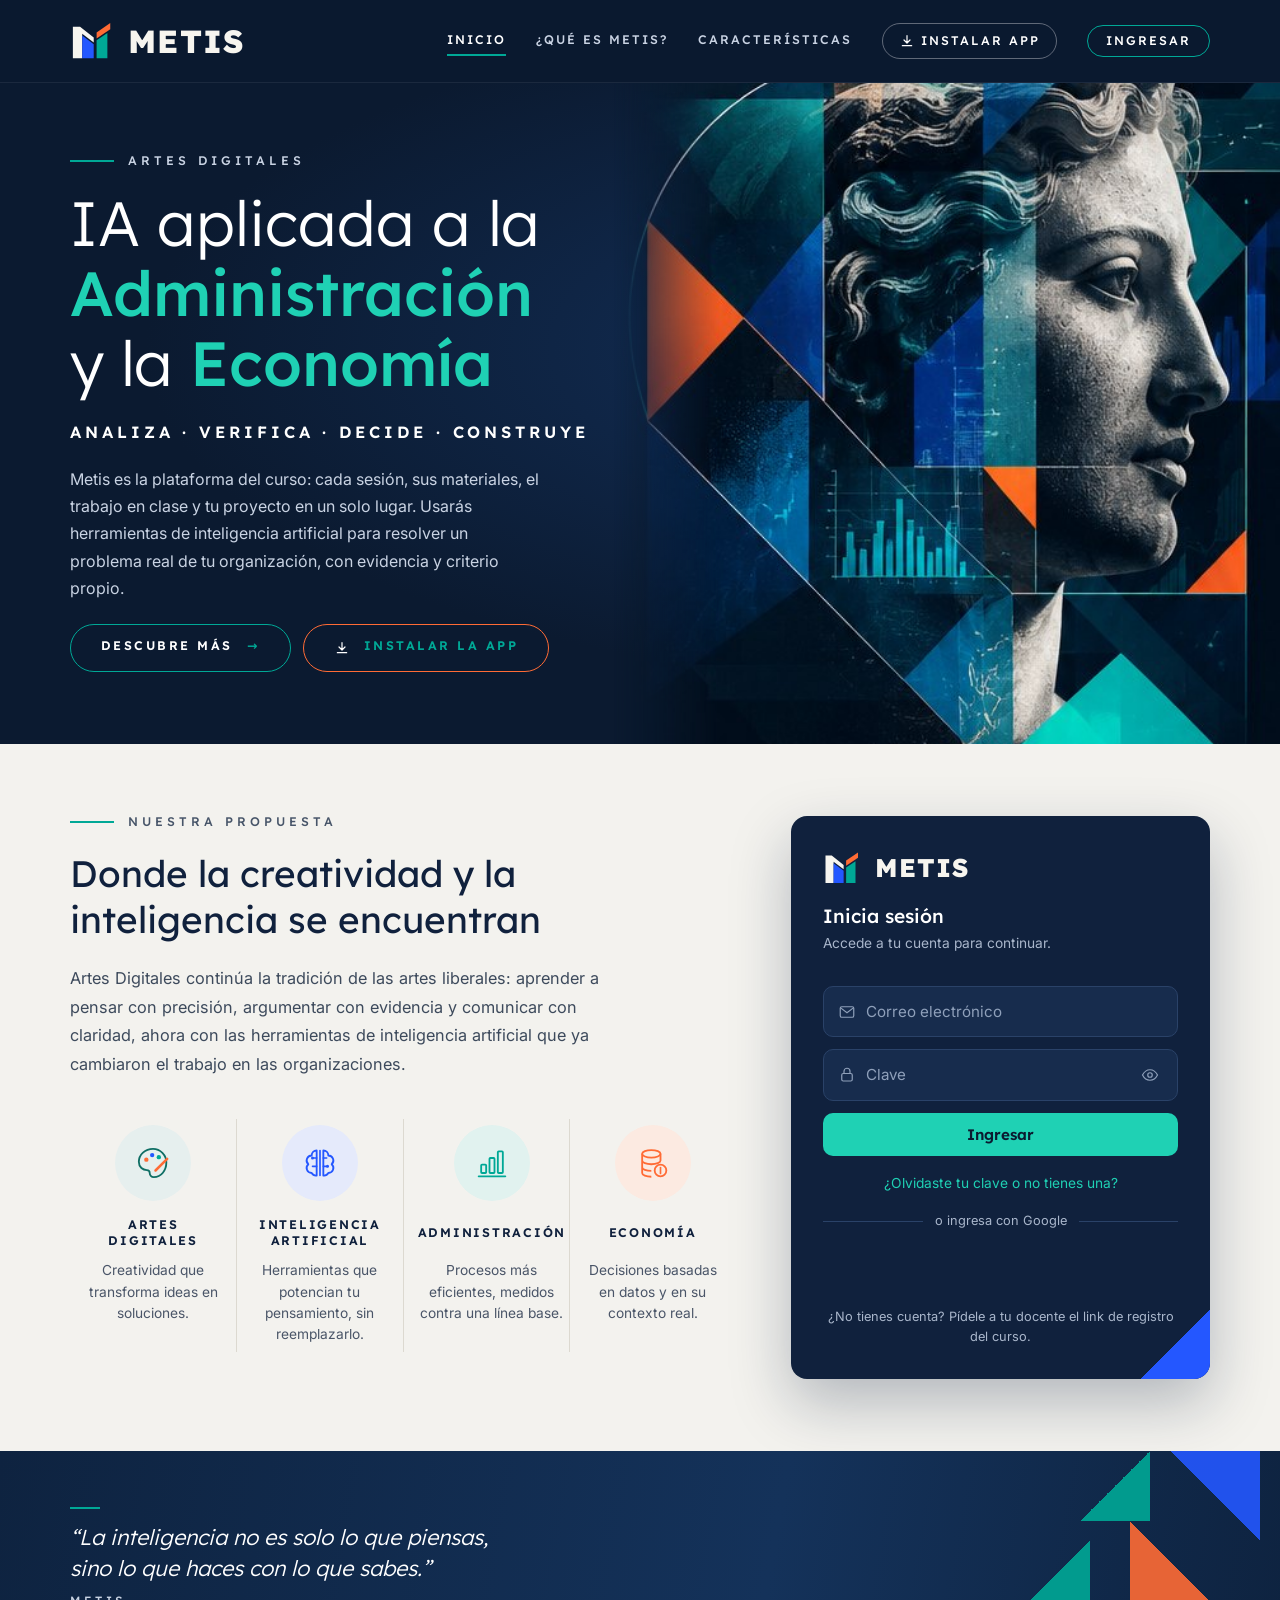
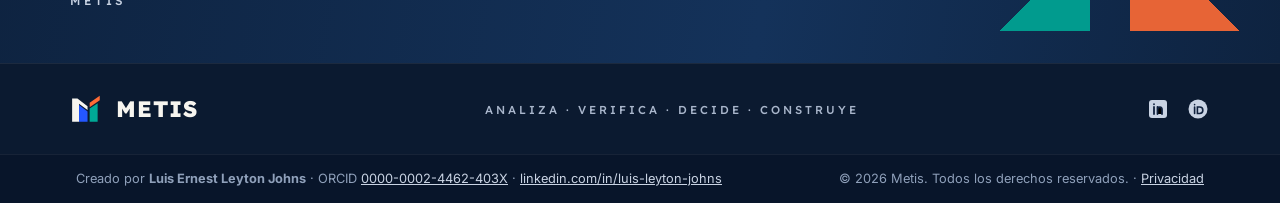
<file: index.html>
<!doctype html>
<html lang="es">
<head>
<meta charset="utf-8">
<meta name="viewport" content="width=device-width, initial-scale=1, viewport-fit=cover">
<title>Metis · Artes Digitales</title>
<meta name="description" content="Metis, plataforma de la asignatura Artes Digitales: IA Aplicada a la Administración y la Economía.">
<meta property="og:type" content="website">
<meta property="og:site_name" content="Metis">
<meta property="og:locale" content="es_CL">
<meta property="og:title" content="Metis · Artes Digitales">
<meta property="og:description" content="Plataforma de la asignatura Artes Digitales: IA Aplicada a la Administración y la Economía. Analiza, verifica, decide, construye.">
<meta property="og:url" content="https://luisleytonjohns.github.io/ia-aplicada/">
<meta property="og:image" content="https://luisleytonjohns.github.io/ia-aplicada/metis-og.png">
<meta property="og:image:width" content="1200">
<meta property="og:image:height" content="630">
<meta property="og:image:alt" content="Metis. Artes Digitales: IA Aplicada a la Administración y la Economía. Analiza, verifica, decide, construye.">
<meta name="twitter:card" content="summary_large_image">
<meta name="twitter:title" content="Metis · Artes Digitales">
<meta name="twitter:description" content="Plataforma de la asignatura Artes Digitales: IA Aplicada a la Administración y la Economía. Analiza, verifica, decide, construye.">
<meta name="twitter:image" content="https://luisleytonjohns.github.io/ia-aplicada/metis-og.png">
<meta name="theme-color" content="#10213D">
<link rel="manifest" href="manifest.webmanifest">
<link rel="apple-touch-icon" href="apple-touch-icon.png">
<meta name="apple-mobile-web-app-capable" content="yes">
<meta name="mobile-web-app-capable" content="yes">
<meta name="apple-mobile-web-app-title" content="Metis">
<meta name="apple-mobile-web-app-status-bar-style" content="black-translucent">
<link rel="icon" href="data:image/svg+xml,%3Csvg xmlns='http://www.w3.org/2000/svg' viewBox='0 0 64 64'%3E%3Crect width='64' height='64' rx='12' fill='%23FFFFFF'/%3E%3Cpolygon points='3,10 15,10 34,26 34,36 18,23 18,58 3,58' fill='%2310213D'/%3E%3Cpolygon points='18,26 34,38 34,58 18,58' fill='%232457FF'/%3E%3Cpolygon points='38,32 55,21 55,58 38,58' fill='%2300A896'/%3E%3Cpolygon points='38,20 59,6 59,16 38,30' fill='%23FF6B35'/%3E%3C/svg%3E">
<link rel="preconnect" href="https://fonts.googleapis.com">
<link rel="stylesheet" href="https://fonts.googleapis.com/css2?family=Lexend:wght@400;500;600;800&family=Inter:wght@400;500;600&family=JetBrains+Mono:wght@400;500&display=swap">
<link rel="stylesheet" href="metis.css?v=0.10.1">
</head>
<body>
<div id="velo-carga" class="velo-carga" role="status" aria-live="polite">
  <svg width="72" height="72" viewBox="0 0 64 64" aria-hidden="true"><polygon points="4,12 14,12 33,27 33,34 17,22 17,56 4,56" fill="#10213D"/><polygon points="17,24.5 33,36.5 33,56 17,56" fill="#2457FF"/><polygon points="37,31 52,21 52,56 37,56" fill="#00A896"/><polygon points="37,20 56,7 56,15.5 37,28.5" fill="#FF6B35"/></svg>
  <span class="velo-marca">METIS</span>
  <span class="velo-texto">Por favor espere mientras se carga la página</span>
</div>
<div id="app"></div>
<script src="config.js?v=0.10.1"></script>
<script src="app.js?v=0.10.1"></script>
<script src="vista-sesion.js?v=0.10.1"></script>
<script src="vista-tareas.js?v=0.10.1"></script>
<script src="vista-estudiante.js?v=0.10.1"></script>
<script src="docente.js?v=0.10.1"></script>
<script src="https://accounts.google.com/gsi/client" async defer onload="M.gsiListo()"></script>
</body>
</html>
</file>
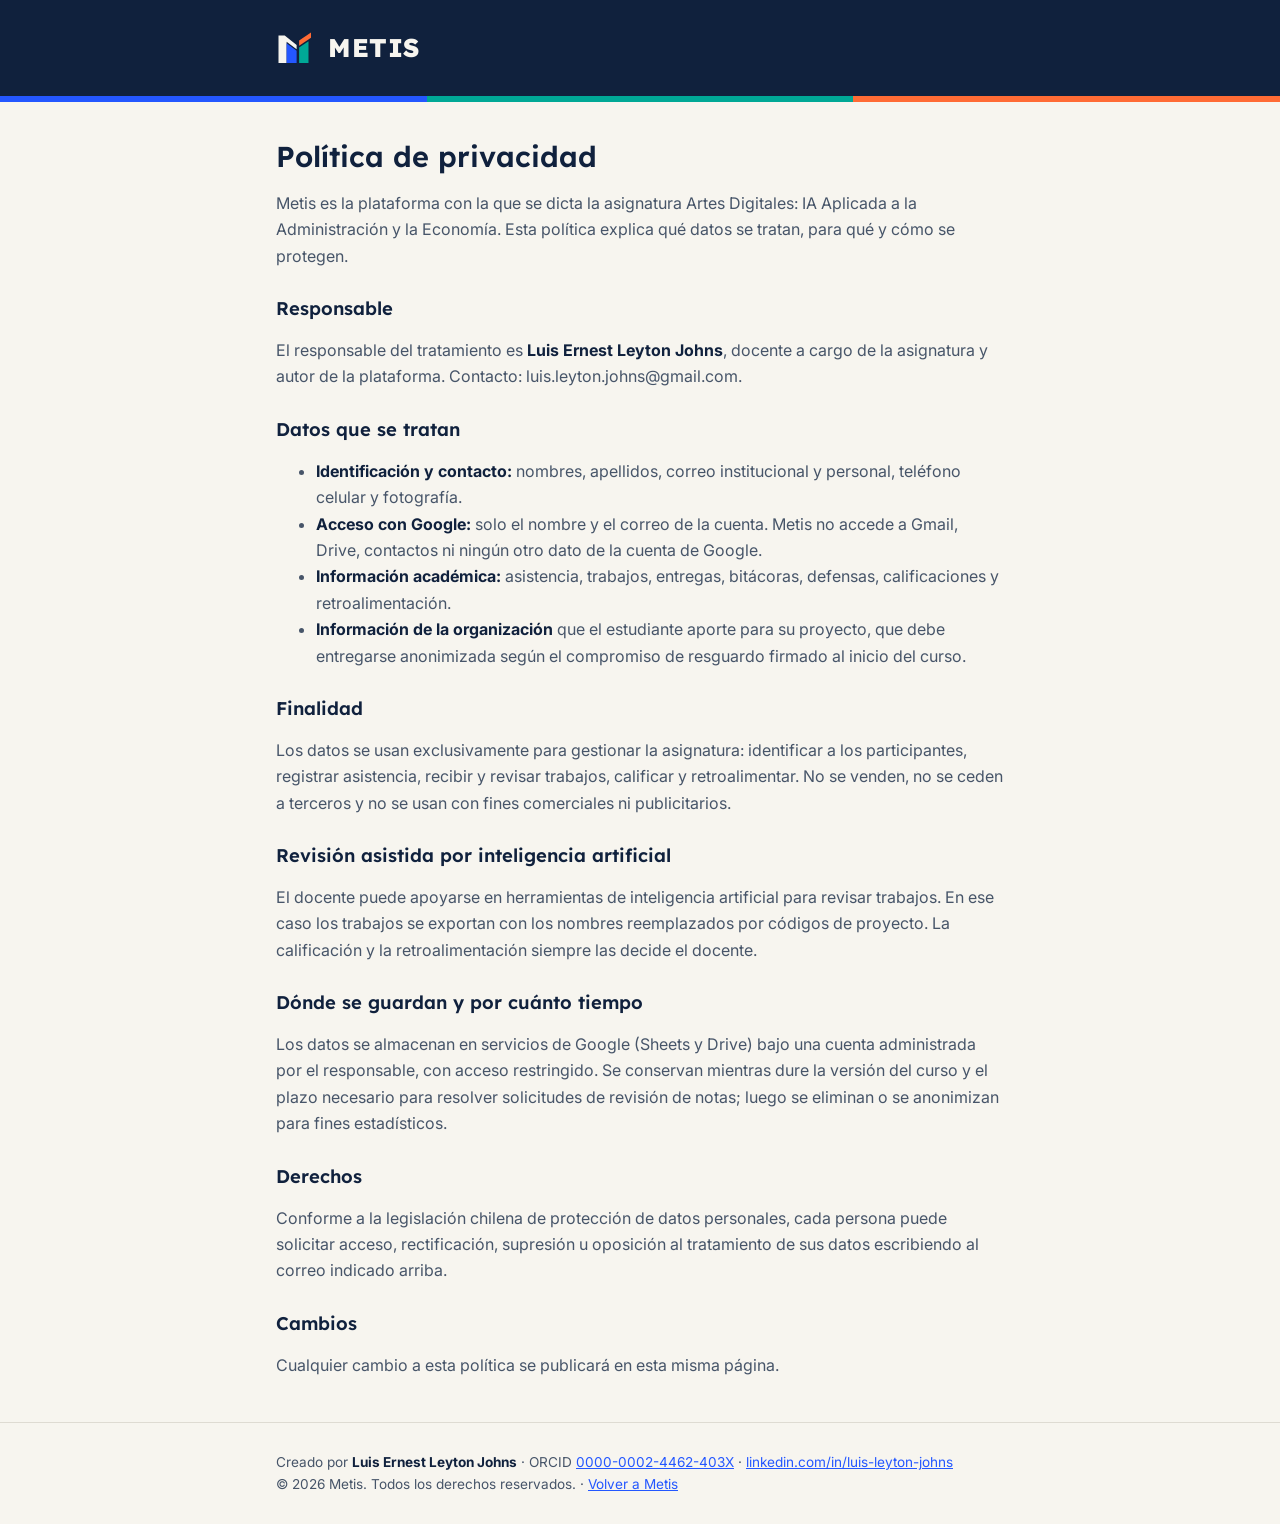
<file: privacidad.html>
<!doctype html>
<html lang="es">
<head>
<meta charset="utf-8">
<meta name="viewport" content="width=device-width, initial-scale=1">
<title>Política de privacidad · Metis</title>
<meta property="og:type" content="website">
<meta property="og:site_name" content="Metis">
<meta property="og:locale" content="es_CL">
<meta property="og:title" content="Política de privacidad · Metis">
<meta property="og:description" content="Cómo Metis trata los datos de estudiantes y docentes de la asignatura Artes Digitales.">
<meta property="og:url" content="https://luisleytonjohns.github.io/ia-aplicada/privacidad.html">
<meta property="og:image" content="https://luisleytonjohns.github.io/ia-aplicada/metis-og.png">
<meta property="og:image:width" content="1200">
<meta property="og:image:height" content="630">
<meta property="og:image:alt" content="Metis. Artes Digitales: IA Aplicada a la Administración y la Economía. Analiza, verifica, decide, construye.">
<meta name="twitter:card" content="summary_large_image">
<meta name="twitter:title" content="Política de privacidad · Metis">
<meta name="twitter:description" content="Cómo Metis trata los datos de estudiantes y docentes de la asignatura Artes Digitales.">
<meta name="twitter:image" content="https://luisleytonjohns.github.io/ia-aplicada/metis-og.png">
<meta name="theme-color" content="#10213D">
<link rel="preconnect" href="https://fonts.googleapis.com">
<link rel="stylesheet" href="https://fonts.googleapis.com/css2?family=Lexend:wght@600;800&family=Inter:wght@400;600&display=swap">
<style>
:root{--marfil:#F7F5EF;--noche:#10213D;--pizarra:#475569;--cobalto:#2457FF;--naranja:#FF6B35;--turquesa:#00A896;--borde:#DEDBD2}
*{box-sizing:border-box}
body{margin:0;background:var(--marfil);color:var(--noche);font:16px/1.65 "Inter",system-ui,sans-serif}
header{background:var(--noche);color:var(--marfil)}
.in{max-width:760px;margin:0 auto;padding:28px max(16px,env(safe-area-inset-left))}
.marca{display:flex;align-items:center;gap:12px}
.marca span{font:800 1.6rem/1 "Lexend",sans-serif;letter-spacing:.02em}
.franja{display:flex;height:6px}.franja i{flex:1}
h1{font:600 1.8rem/1.25 "Lexend",sans-serif;margin:8px 0 4px}
h2{font:600 1.15rem/1.3 "Lexend",sans-serif;margin:28px 0 8px}
p,li{color:var(--pizarra)}
strong{color:var(--noche)}
a{color:var(--cobalto)}
footer{border-top:1px solid var(--borde);font-size:.85rem;color:var(--pizarra)}
.velo-carga{position:fixed;inset:0;z-index:100;background:rgba(247,245,239,.96);display:flex;flex-direction:column;align-items:center;justify-content:center;gap:12px;text-align:center;padding:24px}
.velo-carga.oculto{display:none}
.velo-carga span{font:500 .95rem/1.4 "Lexend",sans-serif;color:var(--pizarra)}
.velo-carga b{font:800 1.6rem/1 "Lexend",sans-serif;color:var(--noche)}
</style>
</head>
<body>
<div id="velo-carga" class="velo-carga" role="status"><svg width="72" height="72" viewBox="0 0 64 64" aria-hidden="true"><polygon points="4,12 14,12 33,27 33,34 17,22 17,56 4,56" fill="#10213D"/><polygon points="17,24.5 33,36.5 33,56 17,56" fill="#2457FF"/><polygon points="37,31 52,21 52,56 37,56" fill="#00A896"/><polygon points="37,20 56,7 56,15.5 37,28.5" fill="#FF6B35"/></svg><b>METIS</b><span>Por favor espere mientras se carga la página</span></div>
<header><div class="in"><div class="marca">
<svg width="40" height="40" viewBox="0 0 64 64" aria-hidden="true"><polygon points="4,12 14,12 33,27 33,34 17,22 17,56 4,56" fill="#F7F5EF"/><polygon points="17,24.5 33,36.5 33,56 17,56" fill="#2457FF"/><polygon points="37,31 52,21 52,56 37,56" fill="#00A896"/><polygon points="37,20 56,7 56,15.5 37,28.5" fill="#FF6B35"/></svg>
<span>METIS</span></div></div>
<div class="franja"><i style="background:#2457FF"></i><i style="background:#00A896"></i><i style="background:#FF6B35"></i></div></header>

<main class="in">
<h1>Política de privacidad</h1>
<p>Metis es la plataforma con la que se dicta la asignatura Artes Digitales: IA Aplicada a la Administración y la Economía. Esta política explica qué datos se tratan, para qué y cómo se protegen.</p>

<h2>Responsable</h2>
<p>El responsable del tratamiento es <strong>Luis Ernest Leyton Johns</strong>, docente a cargo de la asignatura y autor de la plataforma. Contacto: luis.leyton.johns@gmail.com.</p>

<h2>Datos que se tratan</h2>
<ul>
<li><strong>Identificación y contacto:</strong> nombres, apellidos, correo institucional y personal, teléfono celular y fotografía.</li>
<li><strong>Acceso con Google:</strong> solo el nombre y el correo de la cuenta. Metis no accede a Gmail, Drive, contactos ni ningún otro dato de la cuenta de Google.</li>
<li><strong>Información académica:</strong> asistencia, trabajos, entregas, bitácoras, defensas, calificaciones y retroalimentación.</li>
<li><strong>Información de la organización</strong> que el estudiante aporte para su proyecto, que debe entregarse anonimizada según el compromiso de resguardo firmado al inicio del curso.</li>
</ul>

<h2>Finalidad</h2>
<p>Los datos se usan exclusivamente para gestionar la asignatura: identificar a los participantes, registrar asistencia, recibir y revisar trabajos, calificar y retroalimentar. No se venden, no se ceden a terceros y no se usan con fines comerciales ni publicitarios.</p>

<h2>Revisión asistida por inteligencia artificial</h2>
<p>El docente puede apoyarse en herramientas de inteligencia artificial para revisar trabajos. En ese caso los trabajos se exportan con los nombres reemplazados por códigos de proyecto. La calificación y la retroalimentación siempre las decide el docente.</p>

<h2>Dónde se guardan y por cuánto tiempo</h2>
<p>Los datos se almacenan en servicios de Google (Sheets y Drive) bajo una cuenta administrada por el responsable, con acceso restringido. Se conservan mientras dure la versión del curso y el plazo necesario para resolver solicitudes de revisión de notas; luego se eliminan o se anonimizan para fines estadísticos.</p>

<h2>Derechos</h2>
<p>Conforme a la legislación chilena de protección de datos personales, cada persona puede solicitar acceso, rectificación, supresión u oposición al tratamiento de sus datos escribiendo al correo indicado arriba.</p>

<h2>Cambios</h2>
<p>Cualquier cambio a esta política se publicará en esta misma página.</p>
</main>

<footer><div class="in">Creado por <strong>Luis Ernest Leyton Johns</strong> · ORCID <a href="https://orcid.org/0000-0002-4462-403X">0000-0002-4462-403X</a> · <a href="https://linkedin.com/in/luis-leyton-johns">linkedin.com/in/luis-leyton-johns</a><br>© 2026 Metis. Todos los derechos reservados. · <a href="./">Volver a Metis</a></div></footer>
<script>window.addEventListener('load', function () { document.getElementById('velo-carga').classList.add('oculto'); });</script>
</body>
</html>
</file>
<file: metis.css>
/* Metis · metis.css · Identidad: cobalto, naranja, turquesa sobre marfil y azul noche */
:root{
  --cobalto:#2457FF;--cobalto-osc:#1D4ED8;--naranja:#FF6B35;--turquesa:#00A896;--marfil:#F7F5EF;--noche:#10213D;--pizarra:#475569;
  --naranja-t:#B4471C;--turquesa-t:#007A6D;--borde:#DEDBD2;--sup:#FFFFFF;--suave:#EFECE4;--ok:#1B6F45;--mal:#B42318;--aviso:#8A5A00;
  --r:10px;--disp:"Lexend",system-ui,sans-serif;--sans:"Inter",system-ui,sans-serif;--mono:"JetBrains Mono",ui-monospace,monospace;
}
*{box-sizing:border-box}
html,body{margin:0;min-height:100%}
body{background:var(--marfil);color:var(--noche);font:15px/1.55 var(--sans)}
h1,h2,h3,h4{font-family:var(--disp);margin:0;text-wrap:balance}
a{color:var(--cobalto)}
button{font:inherit}
.oculto{display:none!important}

/* Marca */
.marca{display:flex;align-items:center;gap:12px}
.marca svg{flex:none}
.marca .word{font:800 1.5rem/1 var(--disp);letter-spacing:.02em}
.lema{font:500 .74rem/1.4 var(--disp);letter-spacing:.14em;text-transform:uppercase}
.franja{display:flex;height:6px}.franja i{flex:1}

/* Acceso y registro */
.acceso{min-height:100vh;display:grid;grid-template-columns:minmax(300px,1fr) minmax(320px,520px)}
.acceso .panel{background:var(--noche);color:var(--marfil);position:relative;overflow:hidden;display:flex;flex-direction:column;justify-content:space-between;padding:48px max(28px,env(safe-area-inset-left))}
.acceso .panel .contenido{position:relative;z-index:1;display:grid;gap:16px}
.acceso .panel .marca .word{font-size:3.2rem}
.acceso .panel .descr{font:500 1.25rem/1.35 var(--disp)}
.acceso .panel .descr b{color:#7FA2FF;font-weight:600}
.acceso .panel svg.patron{position:absolute;inset:auto 0 0 0;width:100%;height:48%;opacity:.95}
.acceso .lado{display:flex;align-items:center;justify-content:center;padding:32px max(20px,env(safe-area-inset-right))}
.caja{width:100%;max-width:420px;display:grid;gap:16px}
.caja h1{font-size:1.6rem;font-weight:600}
.caja .sub{color:var(--pizarra);margin:0}
.sep{display:flex;align-items:center;gap:10px;color:var(--pizarra);font-size:.82rem}
.sep::before,.sep::after{content:"";flex:1;height:1px;background:var(--borde)}
@media (max-width:820px){.acceso{grid-template-columns:1fr}.acceso .panel{min-height:auto;padding-block:28px}.acceso .panel svg.patron{opacity:.25;height:100%}.acceso .panel .marca .word{font-size:2.2rem}}

/* Formularios */
.campo{display:grid;gap:6px}
.campo label,.etq{font:600 .82rem/1.3 var(--disp)}
.campo .ayuda{font-size:.78rem;color:var(--pizarra)}
input[type=text],input[type=email],input[type=password],input[type=tel],input[type=number],input[type=date],input[type=url],select,textarea{
  width:100%;border:1px solid var(--borde);border-radius:8px;background:var(--sup);color:var(--noche);padding:10px 12px;font:15px/1.4 var(--sans)}
textarea{font:13px/1.5 var(--mono);min-height:140px;resize:vertical}
input:focus-visible,select:focus-visible,textarea:focus-visible,button:focus-visible,a:focus-visible{outline:2px solid var(--naranja);outline-offset:2px}
.fila{display:grid;grid-template-columns:repeat(auto-fit,minmax(180px,1fr));gap:12px;align-items:start}
.opciones{display:flex;flex-wrap:wrap;gap:8px}
.opciones label{display:flex;align-items:center;gap:6px;border:1px solid var(--borde);border-radius:999px;padding:6px 12px;background:var(--sup);cursor:pointer;font:500 .85rem/1.2 var(--sans)}
.opciones input:checked + span{font-weight:600;color:var(--cobalto)}
.check{display:flex;gap:10px;align-items:flex-start;font-size:.88rem;color:var(--pizarra)}
.check input{margin-top:3px}
fieldset{border:1px solid var(--borde);border-radius:var(--r);padding:16px;margin:0;display:grid;gap:12px;background:var(--sup)}
legend{font:600 .78rem/1 var(--disp);letter-spacing:.12em;text-transform:uppercase;padding:0 6px;color:var(--pizarra)}

/* Botones */
.btn{display:inline-flex;align-items:center;justify-content:center;gap:8px;font:600 .9rem/1 var(--disp);padding:11px 16px;border-radius:8px;border:1px solid transparent;cursor:pointer;text-decoration:none;white-space:nowrap}
.btn.p{background:var(--cobalto);color:#fff}.btn.p:hover{background:var(--cobalto-osc)}
.btn.n{background:var(--naranja);color:var(--noche)}
.btn.s{background:var(--sup);color:var(--noche);border-color:var(--borde)}.btn.s:hover{border-color:var(--pizarra)}
.btn.t{background:none;color:var(--cobalto);padding:6px 4px}
.btn.peq{padding:7px 10px;font-size:.8rem}
.btn[disabled]{opacity:.55;cursor:wait}
.btn.ancho{width:100%}

/* Mensajes */
.msg{border-radius:8px;padding:10px 12px;font-size:.88rem;border:1px solid}
.msg.ok{background:#E7F2EC;border-color:#B9D8C6;color:var(--ok)}
.msg.mal{background:#FBE9E7;border-color:#F0C2BC;color:var(--mal)}
.msg.info{background:#E8EEFF;border-color:#C3D2FF;color:#1D3FAF}
.msg.aviso{background:#FBF1DC;border-color:#EBD3A0;color:var(--aviso)}
.clave-temp{font:500 1.05rem/1.4 var(--mono);background:var(--marfil);border:1px dashed var(--pizarra);border-radius:8px;padding:10px 12px;user-select:all}

/* Ambiente */
.barra{background:var(--noche);color:var(--marfil);position:sticky;top:0;z-index:10}
.barra .in{display:flex;align-items:center;justify-content:space-between;gap:12px;padding-block:10px}
.barra .marca{color:inherit;text-decoration:none}
.barra .marca .word{font-size:1.25rem}
.barra .usuario{display:flex;align-items:center;gap:10px;font-size:.88rem}
.barra .usuario .btn.t{color:#C9D6FF}
.in{max-width:1160px;margin:0 auto;padding-left:max(16px,env(safe-area-inset-left));padding-right:max(16px,env(safe-area-inset-right))}
main.ambiente .in{padding-block:24px 56px;display:grid;gap:20px}
.cabecera{display:flex;justify-content:space-between;align-items:flex-end;gap:12px;flex-wrap:wrap}
.cabecera h1{font-size:1.5rem;font-weight:600}
.cabecera p{margin:2px 0 0;color:var(--pizarra)}
.tarjeta{background:var(--sup);border:1px solid var(--borde);border-radius:14px;padding:20px;display:grid;gap:12px;min-width:0}
.tarjetas{display:grid;grid-template-columns:repeat(auto-fill,minmax(300px,1fr));gap:16px}
.tabs{display:flex;gap:4px;border-bottom:1px solid var(--borde);overflow-x:auto}
.tabs a,.tabs button{background:none;border:0;border-bottom:3px solid transparent;padding:10px 14px;font:600 .9rem/1 var(--disp);color:var(--pizarra);cursor:pointer;white-space:nowrap;text-decoration:none}
.tabs a.activo,.tabs button.activo{color:var(--noche);border-bottom-color:var(--cobalto)}
.selector{display:flex;align-items:center;gap:10px;flex-wrap:wrap}
.selector select{width:auto;min-width:260px}
.dato{display:grid;gap:2px}.dato span{font-size:.76rem;color:var(--pizarra)}.dato b{font:600 .95rem/1.3 var(--disp)}
.datos{display:grid;grid-template-columns:repeat(auto-fit,minmax(140px,1fr));gap:12px}
.chip{display:inline-flex;align-items:center;gap:5px;padding:3px 9px;border-radius:999px;font:600 .74rem/1.4 var(--sans);white-space:nowrap}
.chip.ok{color:#1B6F45;background:#E4EFEA}.chip.mal{color:#B42318;background:#F6E5E3}.chip.aviso{color:#8A5A00;background:#F1EBE0}
.chip.info{color:#1D4ED8;background:#E4EAFB}.chip.gris{color:#4A5560;background:#E9EBEC}
.foto{width:40px;height:40px;border-radius:50%;object-fit:cover;background:var(--suave);flex:none;border:1px solid var(--borde)}
.foto.g{width:96px;height:96px}
.persona{display:flex;align-items:center;gap:10px;min-width:0}
.persona b{display:block;font-weight:600}
.persona small{color:var(--pizarra)}

/* Tabla */
.tabla{overflow-x:auto;border:1px solid var(--borde);border-radius:12px;background:var(--sup)}
table{border-collapse:collapse;width:100%;font-size:.86rem}
th,td{text-align:left;padding:10px 12px;border-bottom:1px solid var(--borde);vertical-align:middle}
th{font:600 .7rem/1.2 var(--disp);letter-spacing:.1em;text-transform:uppercase;color:var(--pizarra);background:#FBFAF7;position:sticky;top:0}
tr:last-child td{border-bottom:0}
td .acciones{display:flex;gap:4px;flex-wrap:wrap}
.vacio{padding:28px;text-align:center;color:var(--pizarra)}

/* Modal */
.velo{position:fixed;inset:0;background:rgba(16,33,61,.55);display:flex;align-items:flex-start;justify-content:center;padding:40px 16px;z-index:50;overflow-y:auto}
.modal{background:var(--marfil);border-radius:14px;width:100%;max-width:640px;display:grid;gap:14px;padding:22px;box-shadow:0 20px 50px rgba(16,33,61,.3)}
.modal header{display:flex;justify-content:space-between;align-items:center;gap:10px}
.modal header h2{font-size:1.2rem;font-weight:600}
.modal footer{display:flex;justify-content:flex-end;gap:8px;flex-wrap:wrap}

/* Foto en formulario */
.foto-campo{display:flex;align-items:center;gap:14px;flex-wrap:wrap}
.foto-campo img{width:96px;height:96px;border-radius:50%;object-fit:cover;border:2px solid var(--borde);background:var(--suave)}

.cargando{display:grid;place-items:center;min-height:60vh;color:var(--pizarra);font-family:var(--disp)}
.pie{border-top:1px solid var(--borde);font-size:.8rem;color:var(--pizarra)}
.pie .in{padding-block:14px;display:flex;justify-content:space-between;gap:10px;flex-wrap:wrap}

/* Velo de carga */
.velo-carga{position:fixed;inset:0;z-index:100;background:rgba(247,245,239,.96);display:flex;flex-direction:column;align-items:center;justify-content:center;gap:12px;text-align:center;padding:24px}
.velo-carga.oculto{display:none!important}
.velo-carga svg{animation:latido 1.4s ease-in-out infinite}
.velo-marca{font:800 1.6rem/1 var(--disp);letter-spacing:.04em;color:var(--noche)}
.velo-texto{font:500 .95rem/1.4 var(--disp);color:var(--pizarra)}
@keyframes latido{0%,100%{transform:scale(1);opacity:1}50%{transform:scale(.92);opacity:.75}}
@media (prefers-reduced-motion:reduce){.velo-carga svg{animation:none}}

/* Sesiones */
.semana{display:grid;gap:10px}
.semana-t{font:600 .78rem/1 var(--disp);letter-spacing:.14em;text-transform:uppercase;color:var(--pizarra);margin-top:6px}
.sesiones{display:grid;gap:8px}
.sesion-card{display:flex;align-items:center;gap:14px;width:100%;text-align:left;background:var(--sup);border:1px solid var(--borde);border-radius:12px;padding:12px 14px;cursor:pointer;font:inherit;color:inherit}
.sesion-card:hover{border-color:var(--cobalto)}
.sesion-card .num{flex:none;width:38px;height:38px;border-radius:10px;background:var(--noche);color:var(--marfil);display:grid;place-items:center;font:700 1rem/1 var(--disp)}
.sesion-card .txt{flex:1;min-width:0;display:grid;gap:2px}
.sesion-card .txt b{font:600 .98rem/1.3 var(--disp)}
.sesion-card .txt small{color:var(--pizarra)}
.tarjeta h2{font-size:1.1rem;font-weight:600}
.objetivos ol{margin:0;padding-left:22px;display:grid;gap:6px}
.objetivos li::marker{font-family:var(--disp);font-weight:700;color:var(--cobalto)}
.ruta-barra{display:flex;height:12px;border-radius:6px;overflow:hidden;gap:2px}
.ruta{list-style:none;margin:0;padding:0;display:grid;gap:0}
.ruta li{display:grid;grid-template-columns:112px 1fr;gap:12px;padding:10px 0;border-bottom:1px solid var(--borde)}
.ruta li:last-child{border-bottom:0}
.ruta .hora{font:500 .82rem/1.4 var(--mono);color:var(--pizarra)}
.ruta li p{margin:2px 0 0;color:var(--pizarra);font-size:.88rem}
.ruta li small{color:var(--pizarra)}
.ruta li.m-defensa b{color:#B4471C}
.ruta li.m-pausa b{color:var(--pizarra);font-weight:500}
@media (max-width:560px){.ruta li{grid-template-columns:1fr;gap:2px}}
.sub{color:var(--pizarra);margin:0}
.materiales{display:grid;grid-template-columns:repeat(auto-fill,minmax(300px,1fr));gap:14px}
.material{display:grid;gap:10px;align-content:start;border:1px solid var(--borde);border-radius:12px;padding:14px;background:#FBFAF7;min-width:0}
.material .btn{justify-self:start}
.mat-cab{display:flex;align-items:center;gap:8px;flex-wrap:wrap}
.marco{border-radius:8px;overflow:hidden;background:var(--suave)}
.marco iframe{display:block;width:100%;height:100%;border:0}
.marco.v{aspect-ratio:16/9}
.marco.d{height:360px}
.marco.a{height:110px}

/* Panel de sesiones del docente */
.modal.ancho{max-width:900px}
.semana-cab{display:flex;justify-content:space-between;align-items:center;gap:10px;flex-wrap:wrap;margin-top:18px}
.semana-cab .acciones{display:flex;gap:6px;flex-wrap:wrap}
.interruptor{display:inline-flex;align-items:center;gap:6px;font-size:.78rem;color:var(--pizarra);cursor:pointer;white-space:nowrap}
.interruptor input{width:16px;height:16px;accent-color:var(--cobalto)}
td select.estado{width:auto;padding:6px 8px;font-size:.84rem}
.bloque-ed{display:grid;grid-template-columns:150px 1fr;gap:10px;align-items:start;padding:8px 0;border-bottom:1px solid var(--borde)}
.bloque-ed:last-child{border-bottom:0}
.bloque-ed .min{font:500 .82rem/2.4 var(--mono);color:var(--pizarra);text-align:right}
.mat-ed{display:grid;grid-template-columns:140px 1fr 1.4fr auto;gap:8px;align-items:center}
@media (max-width:700px){.bloque-ed,.mat-ed{grid-template-columns:1fr}.bloque-ed .min{text-align:left}}

/* Reloj y cuenta regresiva */
.reloj{display:flex;align-items:center;gap:12px;flex-wrap:wrap;border-radius:12px;padding:10px 14px;background:#E4EAFB;color:var(--noche);font-size:.92rem}
.reloj .hora-actual{font:600 1.35rem/1 var(--mono);color:var(--cobalto-osc)}
.reloj.en_curso{background:#E2F4F1}.reloj.en_curso .hora-actual{color:var(--turquesa-t)}
.reloj.terminada{background:#FBEDE6}.reloj.terminada .hora-actual{color:var(--naranja-t)}
#reloj-sesion:empty{display:none}

/* Ruta de la sesión en cuatro momentos */
.momentos{list-style:none;margin:0;padding:0;display:grid}
.momentos>li{display:grid;grid-template-columns:14px 1fr;gap:12px;padding:12px 0;border-bottom:1px solid var(--borde)}
.momentos>li:last-child{border-bottom:0}
.momentos .punto{width:12px;height:12px;border-radius:50%;margin-top:5px}
.momentos .m-cab{display:flex;justify-content:space-between;gap:10px;flex-wrap:wrap;align-items:baseline}
.momentos .m-cab b{font:600 1rem/1.3 var(--disp)}
.momentos .m-hora{font:500 .84rem/1.3 var(--mono);color:var(--pizarra)}
.momentos p{margin:4px 0 0;color:var(--pizarra);font-size:.9rem}
.momentos details{margin-top:6px;font-size:.88rem}
.momentos summary{cursor:pointer;color:var(--cobalto);font-weight:500}
.momentos details ul{margin:6px 0 0;padding-left:18px;display:grid;gap:6px;color:var(--pizarra)}
.momentos details li{display:list-item;padding:0;border:0}
.momentos>li.actual{background:#F2F6FF;margin:0 -12px;padding-inline:12px;border-radius:10px}

/* Inicio del estudiante */
.inicio-grid{display:grid;grid-template-columns:repeat(2,minmax(0,1fr));gap:16px}
.inicio-grid .hoy{grid-row:span 2;border-top:4px solid var(--naranja);align-content:start}
.agenda{list-style:none;margin:0;padding:0;display:grid;gap:6px}
.agenda li{display:flex;gap:12px;align-items:baseline}
.agenda li span{font:500 .86rem/1.3 var(--mono);color:var(--cobalto-osc);min-width:46px}
.agenda li small{color:var(--pizarra)}
.prepara{margin:0;font-size:.9rem;background:#FBFAF7;border:1px solid var(--borde);border-radius:10px;padding:10px 12px}
.pendientes{list-style:none;margin:0;padding:0;display:grid;gap:8px}
.pendientes li a{display:grid;gap:1px;padding:10px 12px;border:1px solid var(--borde);border-left:4px solid var(--pizarra);border-radius:10px;color:inherit;text-decoration:none;background:var(--sup)}
.pendientes li a:hover{border-color:var(--cobalto)}
.pendientes li.naranja a{border-left-color:var(--naranja)}.pendientes li.cobalto a{border-left-color:var(--cobalto)}.pendientes li.turquesa a{border-left-color:var(--turquesa)}
.pendientes b{font:600 .94rem/1.3 var(--disp)}.pendientes span{font-size:.86rem}.pendientes small{color:var(--pizarra)}
.progreso{display:grid;gap:6px}.progreso p{margin:0;font-size:.9rem}
.barra-p{height:10px;border-radius:5px;background:var(--suave);overflow:hidden}.barra-p i{display:block;height:100%;background:linear-gradient(90deg,var(--cobalto),var(--turquesa))}
.hitos{list-style:none;margin:0;padding:0;display:grid;grid-template-columns:repeat(5,minmax(0,1fr));gap:6px;text-align:center}
.hitos li{display:grid;gap:2px;justify-items:center;font-size:.78rem}
.hitos .h{width:40px;height:40px;border-radius:50%;display:grid;place-items:center;font:700 .78rem/1 var(--disp);border:2px solid var(--borde);color:var(--pizarra);background:var(--sup)}
.hitos li.hecho .h{background:var(--turquesa);border-color:var(--turquesa);color:#fff}
.hitos b{font:600 .78rem/1.2 var(--disp)}.hitos small{color:var(--pizarra)}
a.sesion-card{text-decoration:none}

/* Clase de hoy (docente) */
.alertas{display:grid;gap:10px}
.alertas .grupo{border:1px solid var(--borde);border-radius:12px;padding:12px 14px;background:var(--sup)}
.alertas .grupo.ahora{border:2px solid var(--cobalto);background:#F5F8FF}
.alertas .grupo.pasado{opacity:.85}.alertas .grupo.futuro{background:#FBFAF7}
.alertas h3{display:flex;align-items:baseline;gap:10px;font-size:.98rem;margin-bottom:6px}
.alertas h3 small{font:500 .82rem/1 var(--mono);color:var(--pizarra)}
.alertas h3 em{font:700 .7rem/1 var(--disp);letter-spacing:.12em;text-transform:uppercase;font-style:normal;color:#fff;background:var(--cobalto);padding:4px 8px;border-radius:999px}
.alertas ul{list-style:none;margin:0;padding:0;display:grid;gap:6px}
.alertas li{display:grid;grid-template-columns:22px 1fr auto;gap:10px;align-items:center;font-size:.9rem}
.alertas li b{font-weight:500}.alertas li small{display:block;color:var(--pizarra);font-size:.8rem}
.alertas .marca-a{width:22px;height:22px;border-radius:50%;display:grid;place-items:center;font:700 .78rem/1 var(--sans);background:var(--suave);color:var(--pizarra)}
.alertas li.hecho .marca-a{background:var(--turquesa);color:#fff}.alertas li.hecho b{color:var(--pizarra);text-decoration:line-through}
.alertas li.atrasado .marca-a{background:var(--naranja);color:#fff}.alertas li.atrasado b{color:var(--naranja-t);font-weight:600}
.alertas li.pendiente .marca-a{background:#E4EAFB;color:var(--cobalto-osc)}
.acciones{display:flex;gap:6px;flex-wrap:wrap}

/* Tareas de la sesión (etapa 3) */
.tareas{gap:16px}
.tarea{border:1px solid var(--borde);border-radius:12px;padding:16px;display:grid;gap:12px;background:#FBFAF7}
.tarea header{display:flex;justify-content:space-between;gap:10px;align-items:flex-start;flex-wrap:wrap}
.tarea header .lema{color:var(--pizarra);font-size:.7rem}
.tarea h3{font-size:1.02rem;font-weight:600;margin-top:2px}
.tarea .consigna{white-space:pre-wrap;font-size:.94rem;background:var(--sup);border-left:4px solid var(--cobalto);border-radius:6px;padding:10px 12px}
.tarea .criterio{margin:0;font-size:.84rem;color:var(--pizarra)}
.tarea footer{display:flex;justify-content:space-between;align-items:center;gap:10px;flex-wrap:wrap}
.tarea footer small{color:var(--pizarra)}
.editor{display:grid;gap:12px}
.editor textarea{font:15px/1.5 var(--sans);min-height:0}
.editor textarea.mono{font:13px/1.5 var(--mono)}
.editor textarea:disabled,.editor input:disabled{background:#F4F2EC;color:var(--noche);opacity:1}
.tabla-ed{overflow-x:auto;border:1px solid var(--borde);border-radius:10px;background:var(--sup)}
.tabla-ed table{min-width:480px}
.tabla-ed th{position:static}
.tabla-ed td{padding:4px 6px}
.tabla-ed td input{padding:7px 8px;font-size:.88rem}
.tabla-ed td.quitar{width:40px}
.bench{display:grid;gap:10px}
.bench-sol{display:grid;grid-template-columns:repeat(auto-fit,minmax(160px,1fr));gap:8px;align-items:end;border:1px solid var(--borde);border-radius:10px;padding:10px;background:var(--sup)}
.bench-sol label{display:grid;gap:4px;font:600 .74rem/1.2 var(--disp);color:var(--pizarra)}
.bench-sol input{padding:7px 8px;font-size:.88rem}
.bench-sol .btn{justify-self:start}
.toulmin{display:grid;grid-template-columns:repeat(2,minmax(0,1fr));gap:12px}
.autoeval{display:grid;gap:10px}
.ae-fila{display:grid;gap:6px;padding:10px;border:1px solid var(--borde);border-radius:10px;background:var(--sup)}
.ae-fila p{margin:0;font-size:.92rem}
.diagrama{overflow-x:auto;background:var(--sup);border-radius:10px}
.diagrama:not(:empty){border:1px solid var(--borde);padding:12px}
.diagrama svg{max-width:100%;height:auto}
.asis-form{display:grid;gap:10px;border:2px solid var(--naranja);border-radius:12px;padding:14px;background:#FFF6F1}
.asis-campos{display:flex;gap:8px;flex-wrap:wrap}
.asis-campos input{width:140px;font:600 1.5rem/1 var(--mono);letter-spacing:.3em;text-align:center}
.asis-ok{display:flex;gap:10px;align-items:center;flex-wrap:wrap}.asis-ok small{color:var(--pizarra)}
.asis-resumen{display:grid;gap:2px;font-size:.9rem;padding:8px 10px;border-radius:8px;background:#E2F4F1}
.asis-resumen.bajo{background:#FBEDE6}.asis-resumen small{color:var(--pizarra)}
.tarea-ed{border:1px solid var(--borde);border-radius:12px;padding:14px;display:grid;gap:10px;background:var(--sup)}
.tarea-ed textarea{font:14px/1.5 var(--sans);min-height:0}
.proyector{display:grid;gap:14px;justify-items:center;text-align:center;padding:10px 0}
.proyector p{margin:0;font:500 1.1rem/1.4 var(--disp)}
.codigo-grande{font:700 clamp(4rem,16vw,10rem)/1 var(--mono);color:var(--noche);letter-spacing:.06em}
.pc-barra{width:min(520px,100%);height:10px;border-radius:5px;background:var(--suave);overflow:hidden}
.pc-barra i{display:block;height:100%;background:var(--cobalto);transition:width .5s linear}
.modal.proyectar:fullscreen{max-width:none;border-radius:0;display:grid;align-content:center}
.ent{display:inline-block;font:600 .76rem/1 var(--mono);padding:5px 7px;border-radius:6px;border:0;white-space:nowrap}
button.ent{cursor:pointer}
.ent.clase{background:#E4EFEA;color:var(--ok)}.ent.despues{background:#FBEDE6;color:var(--naranja-t)}
.ent.borrador{background:#E9EBEC;color:#4A5560}.ent.vacia{color:var(--pizarra);background:none}
.leyenda{font-size:.8rem}
table.entregas td,table.entregas th{text-align:center}table.entregas td:first-child,table.entregas th:first-child{text-align:left}
@media (max-width:720px){.toulmin{grid-template-columns:1fr}.tarea{padding:12px}}

/* Actividades bloqueadas hasta la asistencia */
.bloqueadas{display:flex;gap:14px;align-items:flex-start;border:1px dashed var(--borde);border-radius:12px;padding:16px;background:#FBFAF7}
.bloqueadas svg{width:28px;height:28px;flex:none;fill:none;stroke:var(--pizarra);stroke-width:1.7}

.plan-base{display:grid;gap:12px;background:#fff;border:1px solid #E2DFD7;border-left:4px solid var(--turquesa);border-radius:12px;padding:16px;margin-top:4px}
.plan-base>div:first-child{display:grid;gap:4px}
.plan-base .acciones{display:flex;gap:8px;flex-wrap:wrap}

/* Pantallas pequeñas */
@media (max-width:860px){.inicio-grid{grid-template-columns:1fr}.inicio-grid .hoy{grid-row:auto}}
@media (max-width:720px){
  .barra .quien{display:none}
  .barra .usuario{gap:4px}
  .barra .usuario .btn.t{padding-inline:8px}
  .selector,.selector select{width:100%;min-width:0}
  .cabecera h1{font-size:1.3rem}
  .tarjeta{padding:16px}
  .tarjetas,.materiales{grid-template-columns:1fr}
  .marco.d{height:300px}
  .tabla{border:0;background:none;overflow:visible}
  .tabla table,.tabla tbody,.tabla tr,.tabla td{display:block;width:100%}
  .tabla thead{display:none}
  .tabla tr{background:var(--sup);border:1px solid var(--borde);border-radius:12px;margin-bottom:10px;padding:6px 0}
  .tabla td{border:0;padding:6px 14px}
  .tabla td[data-label]:not([data-label=""])::before{content:attr(data-label);display:block;font:600 .66rem/1.4 var(--disp);letter-spacing:.1em;text-transform:uppercase;color:var(--pizarra)}
  .alertas li{grid-template-columns:22px 1fr}
  .alertas li .btn{grid-column:2;justify-self:start}
  .hitos .h{width:34px;height:34px}
  .hitos{gap:2px}.hitos b{font-size:.64rem;overflow-wrap:anywhere}.hitos small{font-size:.64rem}
  .modal{padding:16px}
  .velo{padding:16px 8px}
}
@media (max-width:420px){.barra .marca .word{display:none}}

/* Portada (pantalla de ingreso) */
.portada{background:#0B1A30;color:#E8EEF7;font-family:var(--sans)}
.portada .p-in{max-width:1180px;margin:0 auto;padding-left:max(20px,env(safe-area-inset-left));padding-right:max(20px,env(safe-area-inset-right))}
.portada .marca{color:#F7F5EF;text-decoration:none}
.portada .marca .word{font:800 2rem/1 var(--disp);letter-spacing:.04em}
.p-barra{border-bottom:1px solid rgba(255,255,255,.07);position:sticky;top:0;z-index:20;background:rgba(11,26,48,.92);backdrop-filter:blur(8px)}
.p-barra .p-in{display:flex;align-items:center;justify-content:space-between;gap:20px;padding-block:18px}
.p-nav{display:flex;gap:30px;align-items:center}
.p-nav button{background:none;border:0;color:#C9D3E3;font:500 .78rem/1 var(--disp);letter-spacing:.16em;text-transform:uppercase;cursor:pointer;padding:8px 0;border-bottom:2px solid transparent}
.p-nav button.activo,.p-nav button:hover{color:#fff;border-bottom-color:var(--turquesa)}
.p-nav .p-ingresar{border:1px solid var(--turquesa);border-radius:999px;padding:9px 18px;color:#fff}
.p-hero{position:relative;overflow:hidden;background:radial-gradient(ellipse at 75% 40%,#13305A 0%,#0B1A30 60%)}
.p-hero .p-in{display:grid;grid-template-columns:minmax(0,1fr);align-items:center;min-height:600px}
.p-texto{padding-block:72px;max-width:560px;display:grid;gap:22px;align-content:center;position:relative;z-index:1}
.p-rotulo{display:flex;align-items:center;gap:14px;font:500 .78rem/1 var(--disp);letter-spacing:.32em;text-transform:uppercase;color:#C9D3E3}
.p-rotulo::before{content:"";width:44px;height:2px;background:var(--turquesa)}
.p-rotulo.oscuro{color:var(--pizarra)}
.p-hero h1{font:300 clamp(2.4rem,5vw,3.9rem)/1.12 var(--disp);color:#fff;margin:0}
.p-hero h1 em{font-style:normal;font-weight:500;color:#1FD1B4}
.p-lema{margin:0;font:600 clamp(.82rem,1.6vw,1.02rem)/1.4 var(--disp);letter-spacing:.24em;text-transform:uppercase;color:#fff}
.p-bajada{margin:0;max-width:470px;font-size:1rem;line-height:1.7;color:#C9D3E3}
.p-boton{justify-self:start;background:none;color:#fff;border:1.5px solid var(--turquesa);border-radius:999px;padding:15px 30px;font:600 .78rem/1 var(--disp);letter-spacing:.2em;text-transform:uppercase;cursor:pointer;display:inline-flex;gap:14px}
.p-boton:hover{background:rgba(0,168,150,.15)}
.p-boton span{color:var(--turquesa)}
.p-arte{position:absolute;top:0;right:0;bottom:0;width:52%;background:url(metis-portada.jpg) left center/cover no-repeat;-webkit-mask-image:linear-gradient(90deg,transparent 0,#000 16%);mask-image:linear-gradient(90deg,transparent 0,#000 16%)}
.p-propuesta{background:#F3F2EE;color:var(--noche)}
.p-propuesta .p-in{display:grid;grid-template-columns:minmax(0,1.35fr) minmax(320px,.85fr);gap:56px;padding-block:72px;align-items:start}
.p-izq{display:grid;gap:22px}
.p-propuesta h2{font:400 clamp(1.7rem,3vw,2.3rem)/1.25 var(--disp);margin:0;color:var(--noche);max-width:520px}
.p-parrafo{margin:0;font-size:1.02rem;line-height:1.75;color:#3D4A5C;max-width:560px}
.pilares{display:grid;grid-template-columns:repeat(4,minmax(0,1fr));margin-top:18px}
.pilar{display:grid;justify-items:center;align-content:start;text-align:center;gap:10px;padding:6px 14px;border-left:1px solid #DCD9D0}
.pilar:first-child{border-left:0}
.pilar .ico{width:76px;height:76px;border-radius:50%;display:grid;place-items:center}
.pilar .ico svg{width:40px;height:40px}
.pilar.artes .ico{background:#E6EFEE;color:#0F6E64}.pilar.ia .ico{background:#E5EAFB;color:var(--cobalto)}
.pilar.adm .ico{background:#E1F2EF;color:var(--turquesa)}.pilar.eco .ico{background:#FCEAE1;color:var(--naranja)}
.pilar b{font:600 .78rem/1.35 var(--disp);letter-spacing:.14em;text-transform:uppercase;margin-top:6px;min-height:2.7em;display:flex;align-items:center}
.pilar p{margin:0;font-size:.86rem;line-height:1.55;color:#4A5568}
.p-acceso{background:#10213D;color:#E8EEF7;border-radius:16px;padding:32px;display:grid;gap:16px;box-shadow:0 24px 60px rgba(16,33,61,.28);position:relative;overflow:hidden}
.p-acceso::after{content:"";position:absolute;right:0;bottom:0;width:70px;height:70px;background:linear-gradient(135deg,transparent 50%,var(--cobalto) 50%)}
.p-acceso .marca .word{font-size:1.6rem}
.p-acceso h2{font:500 1.2rem/1.3 var(--disp);color:#fff;margin:0}
.p-sub{margin:4px 0 0;font-size:.86rem;color:#A9B6CB}
.p-form{display:grid;gap:12px}
.p-campo{display:flex;align-items:center;gap:10px;background:#172C4D;border:1px solid #2A4268;border-radius:10px;padding:0 14px;color:#8FA0BA}
.p-campo:focus-within{border-color:var(--turquesa)}
.p-campo svg{width:18px;height:18px;flex:none}
.p-campo input{background:none;border:0;color:#fff;padding:14px 0;font-size:.95rem;flex:1;min-width:0}
.p-campo input::placeholder{color:#8FA0BA}
.p-campo input:focus-visible{outline:none}
.p-ojo{background:none;border:0;color:#8FA0BA;cursor:pointer;padding:4px;display:grid}
.p-entrar{background:#1FD1B4;color:#0B1A30;border:0;border-radius:10px;padding:14px;font:600 .95rem/1 var(--disp);cursor:pointer}
.p-entrar:hover{background:#3BE0C5}.p-entrar.sec{background:none;color:#1FD1B4;border:1px solid #1FD1B4}
.p-entrar[disabled]{opacity:.6;cursor:wait}
.p-link{background:none;border:0;color:#1FD1B4;font-size:.86rem;cursor:pointer;justify-self:center}
.p-sep{display:flex;align-items:center;gap:12px;font-size:.8rem;color:#A9B6CB}
.p-sep::before,.p-sep::after{content:"";flex:1;height:1px;background:#2A4268}
.p-google{display:flex;justify-content:center;min-height:44px}
.p-nota{margin:0;text-align:center;font-size:.8rem;color:#A9B6CB;position:relative;z-index:1}
.p-acceso .msg{font-size:.84rem}
.p-cita{background:linear-gradient(100deg,#0E2340 0%,#14325A 60%,#0E2340 100%);position:relative;overflow:hidden}
.p-cita::after{content:"";position:absolute;right:0;top:0;bottom:0;width:340px;background:
  linear-gradient(135deg,transparent 50%,var(--turquesa) 50%) 60px 90px/90px 90px no-repeat,
  linear-gradient(45deg,var(--naranja) 50%,transparent 50%) 190px 70px/110px 110px no-repeat,
  linear-gradient(225deg,var(--cobalto) 50%,transparent 50%) 230px 0/90px 90px no-repeat,
  linear-gradient(315deg,#00A896 50%,transparent 50%) 140px 0/70px 70px no-repeat;opacity:.9}
.p-cita .p-in{padding-block:56px}
.p-cita blockquote{margin:0;max-width:440px;display:grid;gap:12px;position:relative;z-index:1}
.p-cita blockquote::before{content:"";width:30px;height:2px;background:var(--turquesa)}
.p-cita p{margin:0;font:italic 300 1.35rem/1.45 var(--disp);color:#fff}
.p-cita cite{font:500 .75rem/1 var(--disp);letter-spacing:.3em;text-transform:uppercase;color:#C9D3E3;font-style:normal}
.p-pie{background:#0B1A30;border-top:1px solid rgba(255,255,255,.07)}
.p-pie .p-in{display:flex;align-items:center;justify-content:space-between;gap:20px;padding-block:28px;flex-wrap:wrap}
.p-pie .marca .word{font-size:1.4rem}
.p-lema-pie{font:500 .72rem/1 var(--disp);letter-spacing:.26em;text-transform:uppercase;color:#A9B6CB}
.p-redes{display:flex;gap:16px}.p-redes a{color:#C9D3E3;display:grid}.p-redes a:hover{color:#fff}.p-redes svg{width:24px;height:24px}
.portada .pie{background:#08152A;border-top:1px solid rgba(255,255,255,.06);color:#8FA0BA}
.portada .pie a{color:#C9D3E3}
.sr{position:absolute;width:1px;height:1px;overflow:hidden;clip:rect(0 0 0 0);white-space:nowrap}
@media (max-width:960px){
  .p-hero .p-in{grid-template-columns:1fr;min-height:0}
  .p-texto{padding-block:44px 8px}
  .p-arte{position:relative;width:auto;min-height:300px;background-position:center;margin:0 calc(-1 * max(20px,env(safe-area-inset-right))) 0 calc(-1 * max(20px,env(safe-area-inset-left)));-webkit-mask-image:linear-gradient(180deg,transparent 0,#000 25%);mask-image:linear-gradient(180deg,transparent 0,#000 25%)}
  .p-propuesta .p-in{grid-template-columns:1fr;gap:40px;padding-block:48px}
  .pilares{grid-template-columns:repeat(2,minmax(0,1fr));row-gap:28px}
  .pilar:nth-child(3){border-left:0}
  .p-nav button:not(.p-ingresar){display:none}
  .p-cita::after{opacity:.35}
}
@media (max-width:480px){.portada .marca .word{font-size:1.5rem}.p-acceso{padding:24px}.p-pie .p-in{justify-content:center;text-align:center}}

/* Ambiente del docente: menú lateral */
.doc{display:grid;grid-template-columns:248px minmax(0,1fr);min-height:100vh;background:#F6F5F1}
.doc-lado{background:#0E1E38;color:#C9D3E3;position:sticky;top:0;height:100vh;display:flex;flex-direction:column;padding:26px 14px 26px;overflow:hidden}
.doc-lado .marca{color:#fff;text-decoration:none;padding:0 12px 24px;border-bottom:1px solid rgba(255,255,255,.12)}
.doc-lado .marca .word{font:800 1.7rem/1 var(--disp);letter-spacing:.05em}
.doc-menu{display:grid;gap:4px;padding:22px 0}
.doc-menu a{display:flex;align-items:center;gap:14px;padding:12px 14px;border-radius:9px;color:#D5DDEA;text-decoration:none;font:500 .95rem/1 var(--sans)}
.doc-menu a svg{width:22px;height:22px;fill:none;stroke:currentColor;stroke-width:1.7;stroke-linejoin:round;stroke-linecap:round;flex:none}
.doc-menu a:hover{background:rgba(255,255,255,.06);color:#fff}
.doc-menu a.activo{background:var(--cobalto);color:#fff}
.doc-arte{margin-top:auto;position:relative;height:110px;margin-left:-14px}
.doc-arte i{position:absolute;display:block}
.doc-arte .t1{left:0;bottom:0;width:60px;height:60px;background:linear-gradient(45deg,var(--turquesa) 50%,transparent 50%)}
.doc-arte .t2{left:30px;bottom:0;width:60px;height:60px;background:var(--cobalto);clip-path:polygon(0 100%,100% 0,100% 100%)}
.doc-arte .t3{left:90px;bottom:60px;width:48px;height:42px;background:var(--naranja);clip-path:polygon(0 100%,100% 0,100% 100%)}
.doc-arte .t4{left:60px;bottom:0;width:30px;height:60px;background:#1B3F8F;opacity:.9}
.doc-lema{margin:22px 0 0;padding:0 10px;font:500 .68rem/2 var(--disp);letter-spacing:.3em;text-transform:uppercase;color:#A9B6CB}
.doc-main{display:flex;flex-direction:column;min-width:0}
.doc-barra{display:flex;align-items:center;gap:16px;padding:16px 32px;border-bottom:1px solid #E2DFD7;background:#F9F8F5;position:sticky;top:0;z-index:15}
.doc-barra .marca{text-decoration:none;color:var(--noche)}
.doc-barra .marca .word{font:800 1.6rem/1 var(--disp);letter-spacing:.06em}
.doc-hamb{display:none;background:none;border:0;padding:6px;cursor:pointer;color:var(--noche)}
.doc-hamb svg{width:26px;height:26px;stroke:currentColor;stroke-width:2;fill:none;stroke-linecap:round}
.doc-cuenta{margin-left:auto;position:relative}
.doc-cuenta>button{display:flex;align-items:center;gap:10px;background:none;border:0;cursor:pointer;font:.86rem/1 var(--sans);color:var(--noche);padding:4px}
.doc-avatar{width:36px;height:36px;border-radius:50%;background:var(--noche);color:#fff;display:grid;place-items:center;font:600 .95rem/1 var(--disp);overflow:hidden}
.doc-avatar img{width:100%;height:100%;object-fit:cover}
.doc-cuenta .flecha{width:18px;height:18px;stroke:currentColor;stroke-width:2;fill:none}
.doc-desp{position:absolute;right:0;top:calc(100% + 8px);background:#fff;border:1px solid #E2DFD7;border-radius:10px;box-shadow:0 12px 30px rgba(16,33,61,.12);display:grid;min-width:180px;padding:6px;z-index:30}
.doc-desp button{background:none;border:0;text-align:left;padding:10px 12px;border-radius:6px;cursor:pointer;font:.9rem/1.2 var(--sans);color:var(--noche)}
.doc-desp button:hover{background:#F3F2EE}
.doc-cont{padding:36px 40px 56px;display:grid;gap:22px;align-content:start;max-width:1320px;width:100%}
.doc-cab{display:grid;gap:8px}
.doc-cab::before{content:"";width:58px;height:3px;background:var(--turquesa);margin-bottom:14px}
.doc-cab h1{font:600 clamp(1.7rem,3vw,2.5rem)/1.15 var(--disp);color:var(--noche)}
.doc-cab p{margin:0;font-size:1.1rem;color:#6B7486}
.doc-version{display:flex;align-items:center;gap:12px;background:#fff;border:1px solid #DFDCD3;border-radius:10px;padding:0 16px}
.doc-version svg{width:22px;height:22px;fill:none;stroke:var(--cobalto);stroke-width:1.6;stroke-linejoin:round;flex:none}
.doc-version select{border:0;background:none;padding:14px 0;font:500 .95rem/1.3 var(--sans);flex:1;min-width:0;cursor:pointer}
.doc-version select:focus-visible{outline:none}
.doc-version:focus-within{border-color:var(--cobalto)}
.resumen{display:grid;grid-template-columns:repeat(3,minmax(0,1fr));gap:18px}
.res{display:flex;align-items:center;gap:18px;background:#fff;border:1px solid #E2DFD7;border-radius:12px;padding:20px;text-decoration:none;color:var(--noche)}
.res:hover{border-color:var(--cobalto)}
.res .ico{width:56px;height:56px;border-radius:50%;display:grid;place-items:center;flex:none}
.res .ico svg{width:28px;height:28px;fill:none;stroke-width:1.7;stroke-linejoin:round;stroke-linecap:round}
.res.c1 .ico{background:#E5EAFB}.res.c1 svg{stroke:var(--cobalto)}
.res.c2 .ico{background:#DFF3EF}.res.c2 svg{stroke:var(--turquesa)}
.res.c3 .ico{background:#E9E7FB}.res.c3 svg{stroke:#4A4BD6}
.res small{display:block;color:#6B7486;font-size:.82rem;margin-bottom:6px}
.res b{font:600 1.15rem/1.2 var(--disp)}
.res .fl{margin-left:auto;color:#6B7486}
.doc-sec{font:600 1.1rem/1.2 var(--disp);color:var(--noche);padding-bottom:12px;border-bottom:1px solid #E2DFD7;margin-top:6px}
.doc-acc{display:flex;justify-content:flex-end;margin:0 0 16px}
.curso{display:grid;grid-template-columns:240px minmax(0,1fr) auto;gap:28px;align-items:center;background:#fff;border:1px solid #E2DFD7;border-radius:14px;padding:20px;margin-bottom:16px}
.curso-img{aspect-ratio:1/0.92;border-radius:10px;background:#0E1E38 url(metis-portada.jpg) 70% center/cover}
.curso-info{display:grid;gap:10px;min-width:0}
.curso-tit{display:flex;gap:14px;align-items:flex-start;flex-wrap:wrap}
.curso-tit h3{font:600 1.35rem/1.25 var(--disp);color:var(--noche);max-width:440px}
.curso-inst,.curso-meta{margin:0;color:#4A5568;font-size:.92rem}
.curso-meta{display:flex;gap:22px;flex-wrap:wrap;color:var(--noche)}
.curso-num{display:flex;gap:40px;border-top:1px solid #E7E4DC;padding-top:12px;margin-top:4px}
.curso-num small{display:block;color:#6B7486;font-size:.8rem}
.curso-num b{font:600 1.15rem/1.3 var(--disp)}
.curso-acc{display:grid;gap:12px;min-width:200px}
.doc-pie{margin-top:auto;border-top:1px solid #E2DFD7;margin-inline:40px;padding:22px 0;display:flex;justify-content:space-between;gap:12px;flex-wrap:wrap;font-size:.8rem;color:#6B7486}
.doc-pie b{color:var(--noche)}.doc-pie a{color:#4A5568}
.doc-velo{display:none}
.doc #d-panel>.tarjeta:first-child,.doc #d-panel>.msg:first-child,.doc #d-panel>div[style*="margin-top:16px"]{margin-top:0!important}
@media (max-width:1100px){.curso{grid-template-columns:180px minmax(0,1fr)}.curso-acc{grid-column:1/-1;grid-template-columns:1fr 1fr}}
@media (max-width:900px){
  .doc{grid-template-columns:1fr}
  .doc-lado{position:fixed;left:0;top:0;bottom:0;width:260px;z-index:60;transform:translateX(-100%);transition:transform .2s ease}
  .doc-lado.abierto{transform:none}
  .doc-velo{display:block;position:fixed;inset:0;background:rgba(14,30,56,.5);z-index:55;opacity:0;pointer-events:none;transition:opacity .2s}
  .doc-velo.abierto{opacity:1;pointer-events:auto}
  .doc-hamb{display:block}
  .doc-barra{padding:12px 16px}
  .doc-barra .marca .word{font-size:1.3rem}
  .doc-cont{padding:24px 16px 40px}
  .doc-pie{margin-inline:16px}
  .resumen{grid-template-columns:1fr;gap:10px}.res{padding:12px 14px;gap:12px}.res .ico{width:40px;height:40px}.res .ico svg{width:22px;height:22px}.res b{font-size:1rem}
  .doc-cuenta .quien{display:none}
}
@media (max-width:620px){.curso{grid-template-columns:1fr}.curso-img{aspect-ratio:16/9}.curso-acc{grid-template-columns:1fr}}

/* Guía de cada tarea: explicación, cómo responder y ejemplo resuelto (v0.7.0) */
.tarea .explica{background:var(--sup);border-left:4px solid var(--turquesa);border-radius:6px;padding:10px 12px}
.tarea .explica .etq{display:block;font:600 .72rem/1.2 var(--disp);letter-spacing:.06em;text-transform:uppercase;color:var(--turquesa-t);margin-bottom:4px}
.tarea .explica p{margin:0;font-size:.92rem}
.tarea .como{margin:0;font-size:.86rem;color:var(--pizarra);background:var(--suave);border-radius:6px;padding:8px 10px}
details.ejemplo{border:1px solid var(--noche);border-radius:10px;background:var(--sup);overflow:hidden}
details.ejemplo>summary{cursor:pointer;list-style:none;padding:10px 12px;font:600 .9rem/1.3 var(--disp);color:var(--noche);display:flex;align-items:center;gap:8px}
details.ejemplo>summary::-webkit-details-marker{display:none}
details.ejemplo>summary::before{content:"";width:8px;height:8px;border-right:2px solid currentColor;border-bottom:2px solid currentColor;transform:rotate(-45deg);transition:transform .15s;flex:none}
details.ejemplo[open]>summary{background:var(--noche);color:var(--marfil)}
details.ejemplo[open]>summary::before{transform:rotate(45deg)}
.ej-cuerpo{padding:12px;display:grid;gap:10px}
.ej-cuerpo>.sub{margin:0;font-size:.84rem}
.editor-ej{display:grid;gap:10px}
.editor-ej textarea[disabled],.editor-ej input[disabled]{background:#F6F4EE;color:var(--noche);opacity:1;-webkit-text-fill-color:var(--noche)}
.ej-nota{margin:0;font-size:.86rem;border-left:4px solid var(--naranja);background:#FFF5EF;border-radius:6px;padding:8px 10px}
details.guia-mini{margin-top:4px;font-size:.86rem}
details.guia-mini summary{cursor:pointer;color:var(--cobalto);font-weight:500}
details.guia-mini p{margin:6px 0 0;color:var(--pizarra)}
.tarea-ed details.ejemplo{border-color:var(--borde)}
td.ro{padding:8px 10px;font-size:.88rem;vertical-align:top;white-space:normal;min-width:120px}
.bench-sol.ro{display:grid;grid-template-columns:repeat(auto-fit,minmax(150px,1fr));gap:8px}
.bench-sol.ro span{display:block;font-size:.72rem;color:var(--pizarra);text-transform:uppercase;letter-spacing:.04em}
.bench-sol.ro p{margin:2px 0 0;font-size:.88rem}
.editor-ej textarea{font:14px/1.55 var(--sans);min-height:0;resize:none}
.editor-ej textarea.mono{font:13px/1.5 var(--mono)}
.editor-ej .ayuda{display:none}

/* Demostración del caso (v0.7.1) */
.demo{border-top:4px solid var(--noche)}
.demo>.lema{color:var(--turquesa-t);font-size:.72rem}
.demo>h2{margin-top:2px}
.demo-meta{font-size:.86rem}
.demo-pasos{list-style:none;margin:6px 0 0;padding:0;display:grid;gap:8px}
.demo-pasos details{border:1px solid var(--borde);border-radius:10px;background:var(--sup)}
.demo-pasos summary{cursor:pointer;list-style:none;display:flex;align-items:center;gap:10px;padding:10px 12px;font-size:.95rem}
.demo-pasos summary::-webkit-details-marker{display:none}
.demo-pasos .dn{flex:none;width:26px;height:26px;border-radius:50%;background:var(--noche);color:var(--marfil);display:grid;place-items:center;font:600 .8rem var(--disp)}
.demo-pasos details[open] .dn{background:var(--turquesa)}
.dp-cuerpo{padding:0 12px 12px 48px;display:grid;gap:8px}
.dp-cuerpo>p{margin:0;font-size:.92rem}
.prompt-caja{border:1px solid #C9D5FF;border-left:4px solid var(--cobalto);border-radius:8px;background:#F3F6FF;overflow:hidden}
.pc-cab{display:flex;justify-content:space-between;align-items:center;padding:4px 6px 0 10px;font:600 .72rem var(--disp);letter-spacing:.05em;text-transform:uppercase;color:var(--cobalto-osc)}
.prompt-caja pre{margin:0;padding:6px 10px 10px;white-space:pre-wrap;word-break:break-word;font:13px/1.5 var(--mono);color:var(--noche)}
.observa{border-left:4px solid var(--naranja);background:#FFF5EF;border-radius:6px;padding:8px 10px;font-size:.9rem!important}
.leccion{margin:4px 0 0;background:var(--noche);color:var(--marfil);border-radius:8px;padding:10px 12px;font-size:.92rem}
.paso-ed{border:1px solid var(--borde);border-radius:10px;padding:10px;display:grid;gap:6px;background:var(--sup)}
.paso-cab{display:flex;gap:6px;align-items:center}
.paso-cab input{flex:1}
@media (max-width:720px){.dp-cuerpo{padding-left:12px}}
.acc-bloque{display:grid;gap:8px;border-top:1px dashed var(--borde);padding-top:10px}
.tarea{min-width:0}
.tarea .consigna,.tarea .explica p,.tarea .criterio,.tarea .como,.ej-nota{overflow-wrap:anywhere}

/* Instalar como aplicación (v0.8.1) */
.p-botones{display:flex;gap:12px;flex-wrap:wrap}
.p-boton svg,.p-instalar-nav svg{width:16px;height:16px;flex:none}
.p-boton-inst{border-color:#FF6B35}
.p-boton-inst:hover{background:rgba(255,107,53,.15)}
.p-nav .p-instalar-nav{display:inline-flex;align-items:center;gap:6px;border:1px solid rgba(255,255,255,.35);border-radius:999px;padding:9px 16px;color:#fff}
.instalar-card{display:flex;gap:14px;align-items:center;flex-wrap:wrap;border-left:4px solid var(--naranja)}
.instalar-card img{width:48px;height:48px;border-radius:12px;flex:none}
.instalar-card>div:nth-child(2){flex:1;min-width:200px}
.instalar-card b{font:600 1rem/1.3 var(--disp)}
.instalar-card p{margin:2px 0 0;font-size:.9rem;color:var(--pizarra)}
.instalar-card .acciones{display:flex;gap:8px}
.instalar-card .btn svg{width:16px;height:16px;vertical-align:-3px;margin-right:6px}
.inst-pasos{list-style:none;margin:0;padding:0;display:grid;gap:10px}
.inst-pasos li{display:flex;gap:10px;align-items:flex-start}
.inst-pasos .n{flex:none;width:24px;height:24px;border-radius:50%;background:var(--noche);color:#fff;display:grid;place-items:center;font:600 .8rem var(--disp)}

/* ===== Ambiente del estudiante por menús (v0.9.0) ===== */
.est-tabs{display:none}
.est-cab{display:grid;gap:6px}
.est-cab .lema{color:var(--pizarra)}
.est-cab h1{font:600 clamp(1.45rem,3vw,2.1rem)/1.15 var(--disp);color:var(--noche);margin:0}
.est-cab p{margin:0;color:#6B7486}
.est-sec{font:600 .78rem/1 var(--disp);letter-spacing:.14em;text-transform:uppercase;color:var(--pizarra);margin:8px 0 -8px}
.hoy-grid{display:grid;grid-template-columns:minmax(0,1.65fr) minmax(0,1fr);gap:16px;align-items:start}
.hoy-lado{display:grid;gap:16px}
.hoy-foco{border-top:4px solid var(--naranja);display:grid;gap:16px;align-content:start}
.hoy-foco .lema{color:var(--naranja-t)}
.hf-cab{display:flex;justify-content:space-between;gap:14px;align-items:flex-start}
.hf-cab h2{margin:2px 0 4px}
.hf-pct{position:relative;width:80px;height:80px;flex:none;display:flex;flex-direction:column;align-items:center;justify-content:center}
.hf-pct svg{position:absolute;inset:0;transform:rotate(-90deg)}
.hf-pct circle{fill:none;stroke-width:3.2}
.hf-pct .fondo{stroke:#ECE9E1}
.hf-pct .valor{stroke:var(--turquesa);stroke-linecap:round}
.hf-pct b{font:600 1.1rem/1 var(--disp);color:var(--noche);position:relative}
.hf-pct small{font-size:.62rem;color:var(--pizarra);position:relative;text-transform:uppercase;letter-spacing:.08em}
.hf-cols{display:grid;grid-template-columns:1fr;gap:18px}
.hf-cols h3{font:600 .74rem/1 var(--disp);letter-spacing:.14em;text-transform:uppercase;color:var(--pizarra);margin:0 0 10px}
.hf-obj{margin:0;padding-left:20px;display:grid;gap:8px;font-size:.93rem}
.hf-tareas{list-style:none;margin:0;padding:0;display:grid;gap:8px}
.hf-tareas li{display:flex;gap:10px;align-items:center;border:1px solid var(--borde);border-radius:10px;padding:9px 11px;background:var(--sup)}
.hf-tareas li>span:not(.chip){flex:1;min-width:0;font-size:.9rem;font-weight:500;color:var(--noche)}
.hf-tareas li small{display:block;font-weight:400;font-size:.76rem;color:var(--pizarra);margin-top:1px}
.ico-t{flex:none;width:18px;height:18px;border-radius:50%;border:2px solid #C9C5BC;background:#fff}
.ico-t.borrador{border-color:var(--cobalto);background:radial-gradient(circle,var(--cobalto) 38%,#fff 42%)}
.ico-t.enviada{border-color:var(--ok);background:var(--ok) url("data:image/svg+xml,%3Csvg xmlns='http://www.w3.org/2000/svg' viewBox='0 0 24 24'%3E%3Cpath d='M6 12.5l4 4 8-9' fill='none' stroke='white' stroke-width='3' stroke-linecap='round'/%3E%3C/svg%3E") center/80% no-repeat}
.ico-t.bloq{border-radius:5px;border-color:#D6D2C8;background:#EFECE4}
.hf-nota{margin:10px 0 0;font-size:.84rem;color:var(--pizarra)}
.hf-acc{display:flex}
.al-dia{margin:0;display:flex;gap:10px;align-items:center;flex-wrap:wrap;color:var(--pizarra);font-size:.92rem}
.resumen-curso{display:flex;gap:18px;align-items:center;flex-wrap:wrap}
.resumen-curso>div{display:grid;gap:5px;min-width:150px;flex:1}
.resumen-curso>div:last-child:has(.btn){flex:none}
.resumen-curso b{font:600 1.1rem/1.2 var(--disp);color:var(--noche)}
.resumen-curso small{color:var(--pizarra);font-size:.8rem}
.sc-info{display:block;font-size:.78rem;color:var(--cobalto-osc);margin-top:3px}
.plegable>summary{cursor:pointer;list-style:none;display:flex;align-items:center;gap:10px}
.plegable>summary::-webkit-details-marker{display:none}
.plegable>summary::after{content:"";margin-left:auto;width:9px;height:9px;border-right:2px solid var(--pizarra);border-bottom:2px solid var(--pizarra);transform:rotate(45deg);transition:transform .15s}
.plegable[open]>summary::after{transform:rotate(-135deg)}
.plegable>summary h2{margin:0}
.plegable>summary small{font:400 .9rem var(--sans);color:var(--pizarra)}
.plegable[open]>.sesiones{margin-top:14px}
.mat-ses,.tar-ses{display:grid;gap:12px}
.mat-cab{display:flex;gap:12px;align-items:center;text-decoration:none;color:inherit}
.mat-cab .num{flex:none;width:38px;height:38px;border-radius:10px;background:var(--noche);color:var(--marfil);display:grid;place-items:center;font:700 1rem/1 var(--disp)}
.mat-cab>div{flex:1;min-width:0}
.mat-cab b{display:block;font:600 1rem/1.3 var(--disp);color:var(--noche)}
.mat-cab small{display:block;color:var(--pizarra);font-size:.82rem}
.tar-pct{flex:none;font:600 .95rem/1 var(--disp);color:var(--noche);background:var(--suave);border-radius:999px;padding:6px 10px}
.mat-lista{list-style:none;margin:0;padding:0;display:grid;gap:8px}
.mat-lista li{display:flex;gap:12px;align-items:center;border:1px solid var(--borde);border-radius:10px;padding:10px 12px;background:var(--sup)}
.mat-lista svg{width:22px;height:22px;flex:none;fill:none;stroke:var(--cobalto);stroke-width:1.7;stroke-linecap:round;stroke-linejoin:round}
.mat-lista .demo-l svg{stroke:var(--naranja);fill:rgba(255,107,53,.15)}
.mat-lista li>span{flex:1;min-width:0}
.mat-lista b{display:block;font-size:.92rem;font-weight:600;color:var(--noche)}
.mat-lista small{display:block;font-size:.78rem;color:var(--pizarra)}
.av-saltos{display:flex;gap:8px;flex-wrap:wrap}
.av-saltos a{border:1px solid var(--borde);background:var(--sup);border-radius:999px;padding:7px 14px;font-size:.86rem;color:var(--noche);text-decoration:none}
.av-saltos a:hover{border-color:var(--cobalto)}
.av-lista{list-style:none;margin:0;padding:0;display:grid}
.av-lista li{display:flex;gap:12px;align-items:center;padding:10px 0;border-bottom:1px solid var(--borde)}
.av-lista li:last-child{border-bottom:0}
.av-lista li>span:not(.chip):not(.peso):not(.av-barra){flex:1;min-width:0;font-size:.92rem}
.av-lista small{display:block;font-size:.8rem;color:var(--pizarra)}
.av-lista .peso{flex:none;width:48px;height:48px;border-radius:10px;background:var(--noche);color:#fff;display:grid;place-items:center;font:600 .92rem/1 var(--disp)}
.av-lista .peso.nota{background:var(--cobalto)}
.vacio-cal{display:grid;justify-items:center;text-align:center;gap:8px;padding:18px 8px}
.vacio-cal svg{width:40px;height:40px;fill:none;stroke:#B8B3A8;stroke-width:1.6;stroke-linecap:round}
.vacio-cal b{font:600 1rem/1.3 var(--disp);color:var(--noche)}
@media (max-width:1000px){.hoy-grid{grid-template-columns:1fr}}
@media (max-width:900px){
  .est .doc-lado,.est .doc-velo,.est .doc-hamb{display:none!important}
  .est-tabs{display:flex;position:fixed;left:0;right:0;bottom:0;z-index:40;background:#0E1E38;padding:6px 4px calc(6px + env(safe-area-inset-bottom));justify-content:space-around;box-shadow:0 -6px 20px rgba(14,30,56,.18)}
  .est-tabs a{flex:1;display:flex;flex-direction:column;align-items:center;gap:4px;color:#A9B6CB;text-decoration:none;font:500 .66rem/1 var(--sans);padding:7px 2px;border-radius:10px;min-width:0}
  .est-tabs a svg{width:22px;height:22px;fill:none;stroke:currentColor;stroke-width:1.7;stroke-linecap:round;stroke-linejoin:round}
  .est-tabs a.activo{color:#fff;background:rgba(36,87,255,.4)}
  .est .doc-main{padding-bottom:76px}
}
@media (max-width:640px){.hf-cols{grid-template-columns:1fr}.hf-pct{width:66px;height:66px}.hf-pct b{font-size:.95rem}}
.av-barra{flex:none;width:90px;height:8px;border-radius:999px;background:#ECE9E1;overflow:hidden}
.av-barra i{display:block;height:100%;background:var(--turquesa)}
.av-pct{flex:none;width:42px;text-align:right;font:600 .9rem/1 var(--disp);color:var(--noche)}
@media (max-width:480px){.av-barra{width:56px}}

/* Documentos del curso (v0.10.0) */
.docs-franja{display:flex;gap:8px;flex-wrap:wrap;margin-top:6px}
.doc-btn{display:inline-flex;align-items:center;gap:7px;border:1px solid var(--borde);background:var(--sup);border-radius:999px;padding:7px 14px;font-size:.86rem;font-weight:500;color:var(--noche);text-decoration:none}
.doc-btn:hover{border-color:var(--cobalto);color:var(--cobalto-osc)}
.doc-btn svg{width:17px;height:17px;fill:none;stroke:currentColor;stroke-width:1.7;stroke-linecap:round;stroke-linejoin:round}
.aviso-manual{display:flex;gap:14px;align-items:center;flex-wrap:wrap;border-left:4px solid var(--cobalto);background:#F3F6FF}
.aviso-manual .am-ico{flex:none;width:48px;height:48px;border-radius:12px;background:var(--cobalto);display:grid;place-items:center}
.aviso-manual .am-ico svg{width:26px;height:26px;fill:none;stroke:#fff;stroke-width:1.7;stroke-linejoin:round}
.aviso-manual>div:nth-child(2){flex:1;min-width:220px}
.aviso-manual b{font:600 1rem/1.3 var(--disp);color:var(--noche)}
.aviso-manual p{margin:3px 0 0;font-size:.9rem;color:var(--pizarra)}
.aviso-manual .acciones{display:flex;gap:8px}
.mat-cab .num.ndoc{background:var(--cobalto)}
.mat-cab .num.ndoc svg{width:20px;height:20px;fill:none;stroke:#fff;stroke-width:1.7}
.reg-docs{display:grid;gap:6px;border:1px solid var(--borde);border-left:4px solid var(--cobalto);border-radius:10px;padding:12px 14px;background:var(--sup)}
.reg-docs b{font:600 .95rem/1.3 var(--disp)}

/* Probar un prompt en una IA (v0.10.0) */
.probar-ia{display:flex;flex-wrap:wrap;align-items:center;gap:6px;padding:8px 10px 10px;border-top:1px dashed #C9D5FF}
.editor-ej .probar-ia{border:1px solid #C9D5FF;border-radius:8px;background:#F3F6FF;margin-top:10px}
.pi-t{font:600 .72rem var(--disp);letter-spacing:.05em;text-transform:uppercase;color:var(--cobalto-osc);margin-right:2px}
.pi-btn{display:inline-flex;align-items:center;gap:6px;min-height:36px;padding:5px 11px 5px 7px;border:1px solid #D5DCEE;border-radius:999px;background:#fff;color:var(--noche);font:600 .82rem var(--disp);cursor:pointer;transition:border-color .15s,box-shadow .15s}
.pi-btn:hover,.pi-btn:focus-visible{border-color:var(--cobalto);box-shadow:0 0 0 3px rgba(36,87,255,.14);outline:none}
.pi-btn img{width:20px;height:20px;border-radius:5px;flex:none}
.pi-msg{flex-basis:100%;color:var(--cobalto-osc);font-size:.8rem;min-height:0}
.pi-msg:empty{display:none}
@media (max-width:520px){.probar-ia{display:grid;grid-template-columns:1fr 1fr}.pi-t,.pi-msg{grid-column:1/-1}.pi-btn{justify-content:flex-start}}
</file>
